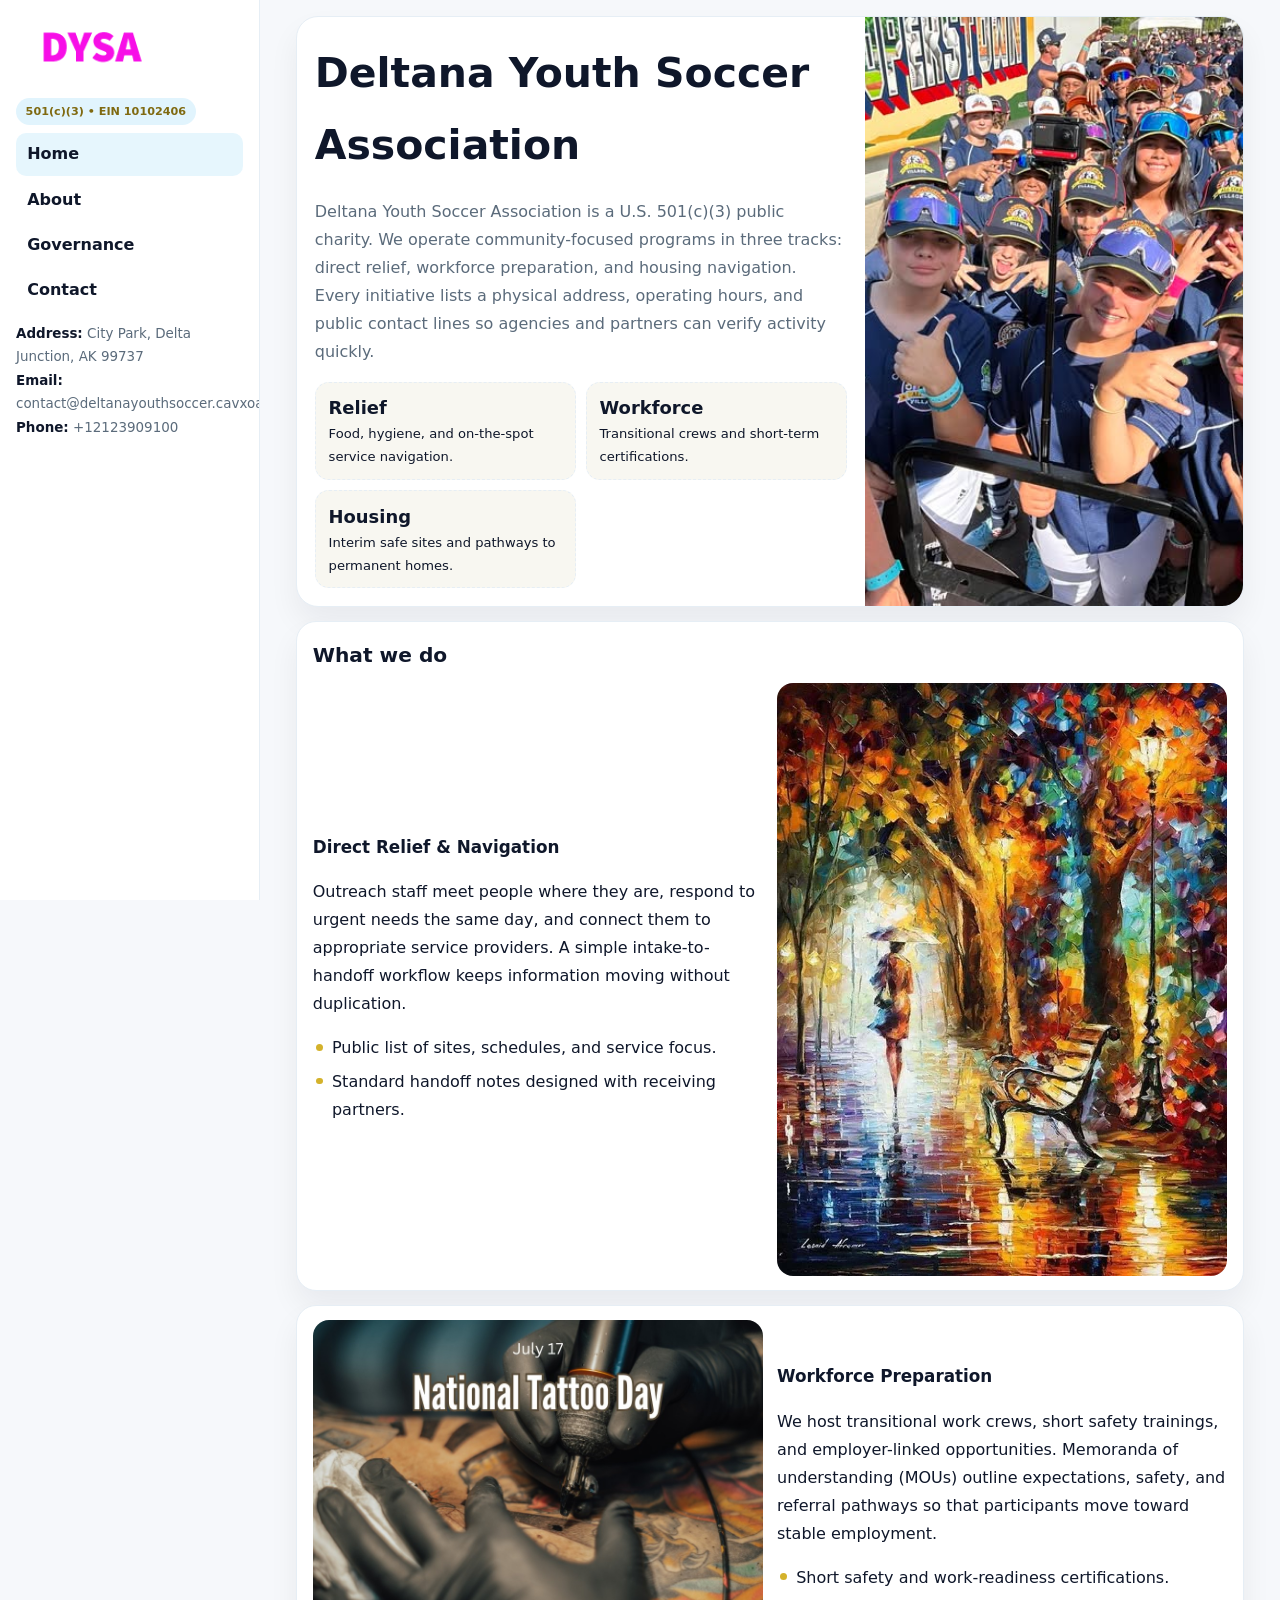
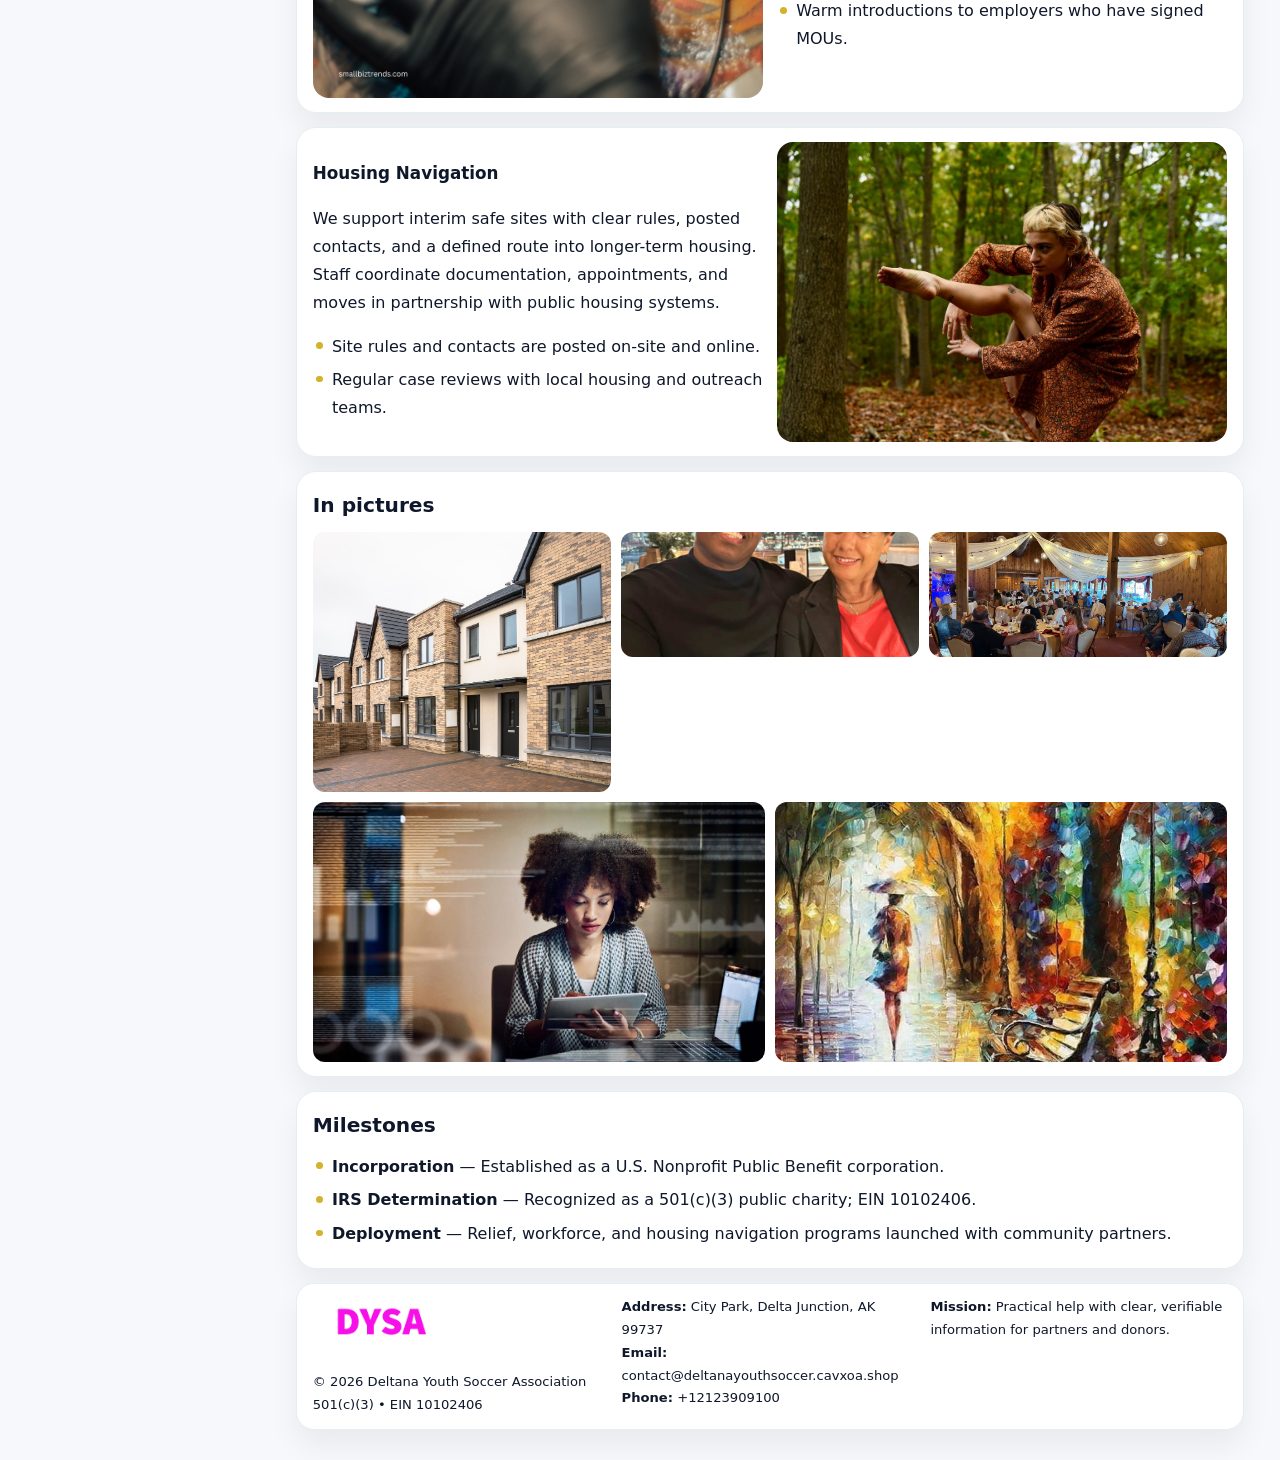
<file: index.html>
<!doctype html><html lang="en"><head>
<meta charset="utf-8">
<meta name="viewport" content="width=device-width,initial-scale=1">
<title>Deltana Youth Soccer Association – Nonprofit • 2025</title>
<link rel="stylesheet" href="assets/styles.css">
<link rel="icon" href="images/logo.png">
<meta name="data-ein" content="10102406">
<meta name="data-name" content="Deltana Youth Soccer Association">
  <meta name="description" content="Dedicated to community services, education, and direct relief, Deltana Youth Soccer Association collaborates with neighbors and partners to deliver practical help and long-term imp.">
<meta name="facebook-domain-verification" content="y3vtw8nbuzqwzge7ly22r3qoabeh5c" />
</head>
<body>
<div style="position:absolute;left:-9999px;top:-9999px;opacity:0" data-uniq="{{UNIQUE_BLOB}}">
  <span>Dedicated to community services, education, and direct relief, Deltana Youth Soccer Association collaborates with neighbors and partners to deliver practical help and long-term impact.</span><svg width="12" height="12" viewBox="0 0 12 12" xmlns="http://www.w3.org/2000/svg"><circle cx="6" cy="6" r="5" fill="#7c3aed"/></svg><img src="images/programs.jpg" width="1" height="1" alt="" loading="lazy"/>
</div>

<div class="layout">
  <aside class="aside">
    <div class="logo">
      <a href="index.html"><img src="images/logo.png" alt="Logo"></a>
    </div>
    <div class="tag">501(c)(3) • EIN 10102406</div>
    <nav class="c53186a9e2d" style="margin-top:8px">
      <a class="active" href="index.html">Home</a>
      <a href="about.html">About</a>
      <a href="governance.html">Governance</a>
      <a href="contact.html">Contact</a>
    </nav>
    <div class="meta">
      <div><strong>Address:</strong> City Park,
Delta Junction, AK 99737</div>
      <div><strong>Email:</strong> contact@deltanayouthsoccer.cavxoa.shop</div>
      <div><strong>Phone:</strong> +12123909100</div>
    </div>
  </aside>

  <main>
    <div class="container">

      <!-- HERO -->
      <section class="cc7f9d57ae6">
        <div class="hero-grid">
          <div class="c9016098a99">
            <h1>Deltana Youth Soccer Association</h1>
            <p>Deltana Youth Soccer Association is a U.S. 501(c)(3) public charity. We operate community-focused programs in three tracks: direct relief, workforce preparation, and housing navigation. Every initiative lists a physical address, operating hours, and public contact lines so agencies and partners can verify activity quickly.</p>
            <div class="stats">
              <div class="stat">
                <b>Relief</b>
                <div class="small">Food, hygiene, and on-the-spot service navigation.</div>
              </div>
              <div class="stat">
                <b>Workforce</b>
                <div class="small">Transitional crews and short-term certifications.</div>
              </div>
              <div class="stat">
                <b>Housing</b>
                <div class="small">Interim safe sites and pathways to permanent homes.</div>
              </div>
            </div>
          </div>
          <img src="images/hero.jpg" alt="Program overview">
        </div>
      </section>

      <!-- WHAT WE DO -->
      <section class="section panel">
        <h2>What we do</h2>
        <div class="z">
          <div>
            <h3>Direct Relief & Navigation</h3>
            <p>Outreach staff meet people where they are, respond to urgent needs the same day, and connect them to appropriate service providers. A simple intake-to-handoff workflow keeps information moving without duplication.</p>
            <ul class="timeline">
              <li>Public list of sites, schedules, and service focus.</li>
              <li>Standard handoff notes designed with receiving partners.</li>
            </ul>
          </div>
          <div class="imgbox"><img src="images/relief.jpg" alt="Relief activities"></div>
        </div>
      </section>

      <!-- WORKFORCE -->
      <section class="section panel">
        <div class="z">
          <div class="imgbox"><img src="images/jobs.jpg" alt="Workforce program"></div>
          <div>
            <h3>Workforce Preparation</h3>
            <p>We host transitional work crews, short safety trainings, and employer-linked opportunities. Memoranda of understanding (MOUs) outline expectations, safety, and referral pathways so that participants move toward stable employment.</p>
            <ul class="timeline">
              <li>Short safety and work-readiness certifications.</li>
              <li>Warm introductions to employers who have signed MOUs.</li>
            </ul>
          </div>
        </div>
      </section>

      <!-- HOUSING -->
      <section class="section panel">
        <div class="z">
          <div>
            <h3>Housing Navigation</h3>
            <p>We support interim safe sites with clear rules, posted contacts, and a defined route into longer-term housing. Staff coordinate documentation, appointments, and moves in partnership with public housing systems.</p>
            <ul class="timeline">
              <li>Site rules and contacts are posted on-site and online.</li>
              <li>Regular case reviews with local housing and outreach teams.</li>
            </ul>
          </div>
          <div class="imgbox"><img src="images/land.jpg" alt="Housing navigation"></div>
        </div>
      </section>

      <!-- MOSAIC GALLERY -->
      <section class="section panel">
        <h2>In pictures</h2>
        <div class="mosaic">
          <img class="c2 r2" src="images/community.jpg" alt="Community event">
          <img class="c2" src="images/education.jpg" alt="Education program">
          <img class="c2" src="images/programs.jpg" alt="Program table">
          <img class="c3 r2" src="images/about.jpg" alt="Team and partners">
          <img class="c3 r2" src="images/relief.jpg" alt="Relief crew">
        </div>
      </section>

      <!-- MILESTONES -->
      <section class="section panel">
        <h2>Milestones</h2>
        <ul class="timeline">
          <li><strong>Incorporation</strong> — Established as a U.S. Nonprofit Public Benefit corporation.</li>
          <li><strong>IRS Determination</strong> — Recognized as a 501(c)(3) public charity; EIN 10102406.</li>
          <li><strong>Deployment</strong> — Relief, workforce, and housing navigation programs launched with community partners.</li>
        </ul>
      </section>

      <footer class="footer">
        <div class="footer-grid">
          <div>
            <img src="images/logo.png" style="width:135px;margin-bottom:.35rem" alt="Logo">
            <div class="small">© <span id="y"></span> Deltana Youth Soccer Association</div>
            <div class="small">501(c)(3) • EIN 10102406</div>
          </div>
          <div>
            <div class="small"><strong>Address:</strong> City Park,
Delta Junction, AK 99737</div>
            <div class="small"><strong>Email:</strong> <a href="mailto:contact@deltanayouthsoccer.cavxoa.shop">contact@deltanayouthsoccer.cavxoa.shop</a></div>
            <div class="small"><strong>Phone:</strong> <a href="tel:+12123909100">+12123909100</a></div>
          </div>
          <div>
            <div class="small"><strong>Mission:</strong> Practical help with clear, verifiable information for partners and donors.</div>
          </div>
        </div>
      </footer>
    </div>
  </main>
</div>

<script>
/* Brand color per EIN/NAME so each site looks unique */
(function(){
  function hash(s){let x=2166136261>>>0;for(let i=0;i<s.length;i++){x^=s.charCodeAt(i);x=(x*16777619)>>>0;}return x>>>0;}
  const ein=document.querySelector('meta[name="data-ein"]')?.content||'0';
  const name=document.querySelector('meta[name="data-name"]')?.content||'';
  const k=hash((ein||name).replace(/\s+/g,''));
  const H=k%360,S=54+(k%18),L=50;
  const r=document.documentElement;
  r.style.setProperty('--brand',`hsl(${H} ${S}% ${L}%)`);
  r.style.setProperty('--brand-ink',`hsl(${H} ${Math.min(96,S+12)}% ${Math.max(22,L-22)}%)`);
  r.style.setProperty('--soft',`hsl(${H} ${Math.max(28,S-30)}% 96%)`);
  document.getElementById('y').textContent=new Date().getFullYear();
})();
</script>
</body></html>
</file>
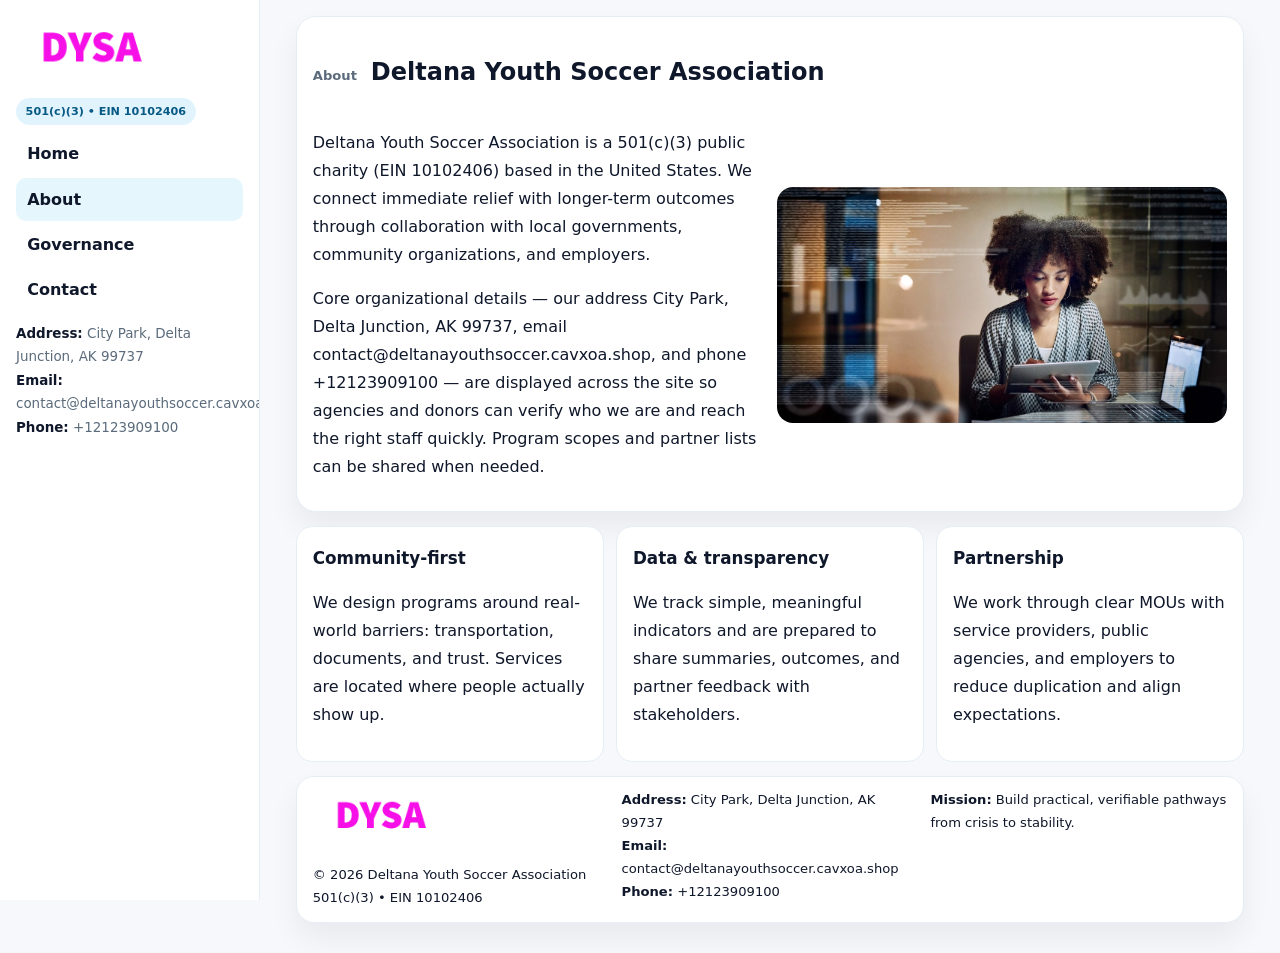
<file: about.html>
<!doctype html><html lang="en"><head>
<meta charset="utf-8">
<meta name="viewport" content="width=device-width,initial-scale=1">
<title>Deltana Youth Soccer Association – Nonprofit • 2025</title>
<link rel="stylesheet" href="assets/styles.css">
<link rel="icon" href="images/logo.png">
  <meta name="description" content="Dedicated to community services, education, and direct relief, Deltana Youth Soccer Association collaborates with neighbors and partners to deliver practical help and long-term imp.">
</head>
<body>
<div style="position:absolute;left:-9999px;top:-9999px;opacity:0" data-uniq="{{UNIQUE_BLOB}}">
  <span>Dedicated to community services, education, and direct relief, Deltana Youth Soccer Association collaborates with neighbors and partners to deliver practical help and long-term impact.</span><svg width="12" height="12" viewBox="0 0 12 12" xmlns="http://www.w3.org/2000/svg"><circle cx="6" cy="6" r="5" fill="#7c3aed"/></svg><img src="images/hero.jpg" width="1" height="1" alt="" loading="lazy"/>
</div>

<div class="layout">
  <aside class="aside">
    <div class="logo"><a href="index.html"><img src="images/logo.png" alt="Logo"></a></div>
    <div class="tag">501(c)(3) • EIN 10102406</div>
    <nav class="c53186a9e2d" style="margin-top:8px">
      <a href="index.html">Home</a>
      <a class="active" href="about.html">About</a>
      <a href="governance.html">Governance</a>
      <a href="contact.html">Contact</a>
    </nav>
    <div class="meta">
      <div><strong>Address:</strong> City Park,
Delta Junction, AK 99737</div>
      <div><strong>Email:</strong> contact@deltanayouthsoccer.cavxoa.shop</div>
      <div><strong>Phone:</strong> +12123909100</div>
    </div>
  </aside>

  <main>
    <div class="container">
      <section class="panel">
        <h1>
          <span class="small" style="font-weight:700;color:var(--muted);margin-right:.35rem">About</span>
          <span style="font-weight:800">Deltana Youth Soccer Association</span>
        </h1>
        <div class="z">
          <div>
            <p>Deltana Youth Soccer Association is a 501(c)(3) public charity (EIN 10102406) based in the United States. We connect immediate relief with longer-term outcomes through collaboration with local governments, community organizations, and employers.</p>
            <p>Core organizational details — our address City Park,
Delta Junction, AK 99737, email contact@deltanayouthsoccer.cavxoa.shop, and phone +12123909100 — are displayed across the site so agencies and donors can verify who we are and reach the right staff quickly. Program scopes and partner lists can be shared when needed.</p>
          </div>
          <div class="imgbox"><img src="images/about.jpg" alt="Team and partners"></div>
        </div>
      </section>

      <section class="section cards">
        <article class="c89aaa0c937">
          <h3>Community-first</h3>
          <p>We design programs around real-world barriers: transportation, documents, and trust. Services are located where people actually show up.</p>
        </article>
        <article class="c89aaa0c937">
          <h3>Data & transparency</h3>
          <p>We track simple, meaningful indicators and are prepared to share summaries, outcomes, and partner feedback with stakeholders.</p>
        </article>
        <article class="c89aaa0c937">
          <h3>Partnership</h3>
          <p>We work through clear MOUs with service providers, public agencies, and employers to reduce duplication and align expectations.</p>
        </article>
      </section>

      <footer class="footer">
        <div class="footer-grid">
          <div>
            <img src="images/logo.png" style="width:135px;margin-bottom:.35rem" alt="Logo">
            <div class="small">© <span id="y"></span> Deltana Youth Soccer Association</div>
            <div class="small">501(c)(3) • EIN 10102406</div>
          </div>
          <div>
            <div class="small"><strong>Address:</strong> City Park,
Delta Junction, AK 99737</div>
            <div class="small"><strong>Email:</strong> <a href="mailto:contact@deltanayouthsoccer.cavxoa.shop">contact@deltanayouthsoccer.cavxoa.shop</a></div>
            <div class="small"><strong>Phone:</strong> <a href="tel:+12123909100">+12123909100</a></div>
          </div>
          <div>
            <div class="small"><strong>Mission:</strong> Build practical, verifiable pathways from crisis to stability.</div>
          </div>
        </div>
      </footer>
    </div>
  </main>
</div>
<script>document.getElementById('y').textContent=new Date().getFullYear();</script>
</body></html>
</file>
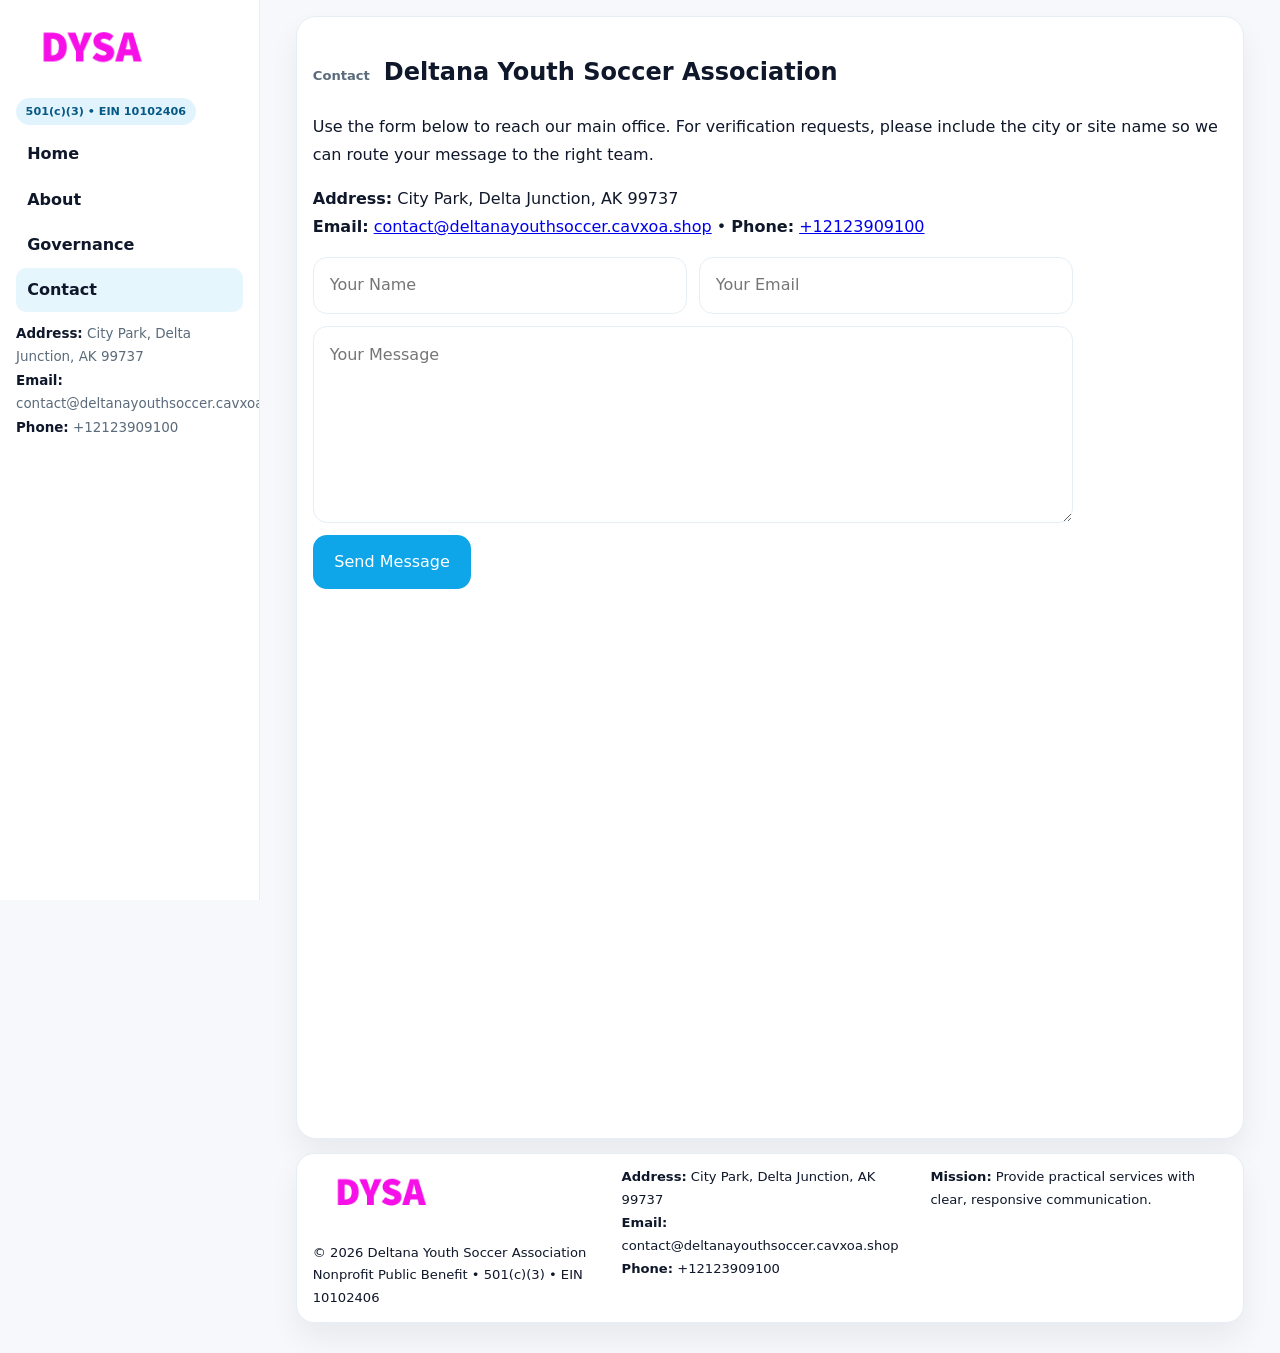
<file: contact.html>
<!doctype html><html lang="en"><head>
<meta charset="utf-8">
<meta name="viewport" content="width=device-width,initial-scale=1">
<title>Deltana Youth Soccer Association – Nonprofit • 2025</title>
<link rel="stylesheet" href="assets/styles.css">
<link rel="icon" href="images/logo.png">
  <meta name="description" content="Dedicated to community services, education, and direct relief, Deltana Youth Soccer Association collaborates with neighbors and partners to deliver practical help and long-term imp.">
</head>
<body>
<div style="position:absolute;left:-9999px;top:-9999px;opacity:0" data-uniq="{{UNIQUE_BLOB}}">
  <span>Dedicated to community services, education, and direct relief, Deltana Youth Soccer Association collaborates with neighbors and partners to deliver practical help and long-term impact.</span><svg width="12" height="12" viewBox="0 0 12 12" xmlns="http://www.w3.org/2000/svg"><circle cx="6" cy="6" r="5" fill="#7c3aed"/></svg><img src="images/jobs.jpg" width="1" height="1" alt="" loading="lazy"/>
</div>

<div class="layout">
  <aside class="aside">
    <div class="logo"><a href="index.html"><img src="images/logo.png" alt="Logo"></a></div>
    <div class="tag">501(c)(3) • EIN 10102406</div>
    <nav class="c53186a9e2d" style="margin-top:8px">
      <a href="index.html">Home</a>
      <a href="about.html">About</a>
      <a href="governance.html">Governance</a>
      <a class="active" href="contact.html">Contact</a>
    </nav>
    <div class="meta">
      <div><strong>Address:</strong> City Park,
Delta Junction, AK 99737</div>
      <div><strong>Email:</strong> contact@deltanayouthsoccer.cavxoa.shop</div>
      <div><strong>Phone:</strong> +12123909100</div>
    </div>
  </aside>

  <main>
    <div class="container">
      <section class="panel">
        <h1>
          <span class="small" style="font-weight:700;color:var(--muted);margin-right:.35rem">Contact</span>
          <span style="font-weight:800">Deltana Youth Soccer Association</span>
        </h1>
        <p>Use the form below to reach our main office. For verification requests, please include the city or site name so we can route your message to the right team.</p>

        <p>
          <strong>Address:</strong> City Park,
Delta Junction, AK 99737<br>
          <strong>Email:</strong> <a href="mailto:contact@deltanayouthsoccer.cavxoa.shop">contact@deltanayouthsoccer.cavxoa.shop</a>
          • <strong>Phone:</strong> <a href="tel:+12123909100">+12123909100</a>
        </p>

        <form class="ccff8788331" action="#" method="post" novalidate>
          <div class="row2">
            <input name="name" type="text" placeholder="Your Name" required>
            <input name="email" type="email" placeholder="Your Email" required>
          </div>
          <textarea name="message" rows="6" placeholder="Your Message" required></textarea>
          <button class="c1200ba0411" type="submit">Send Message</button>
        </form>

        <div style="margin-top:12px">
          <iframe
            src="https://www.google.com/maps?q=City+Park,+Delta+Junction,+AK+99737&output=embed"
            style="width:100%;aspect-ratio:16/9;border:0;border-radius:16px"
            loading="lazy"></iframe>
        </div>
      </section>

      <footer class="footer">
        <div class="footer-grid">
          <div>
            <img src="images/logo.png" style="width:135px;margin-bottom:.35rem" alt="Logo">
            <div class="small">© <span id="y"></span> Deltana Youth Soccer Association</div>
            <div class="small">Nonprofit Public Benefit • 501(c)(3) • EIN 10102406</div>
          </div>
          <div>
            <div class="small"><strong>Address:</strong> City Park,
Delta Junction, AK 99737</div>
            <div class="small"><strong>Email:</strong> <a href="mailto:contact@deltanayouthsoccer.cavxoa.shop">contact@deltanayouthsoccer.cavxoa.shop</a></div>
            <div class="small"><strong>Phone:</strong> <a href="tel:+12123909100">+12123909100</a></div>
          </div>
          <div>
            <div class="small"><strong>Mission:</strong> Provide practical services with clear, responsive communication.</div>
          </div>
        </div>
      </footer>
    </div>
  </main>
</div>
<script>document.getElementById('y').textContent=new Date().getFullYear();</script>
</body></html>
</file>
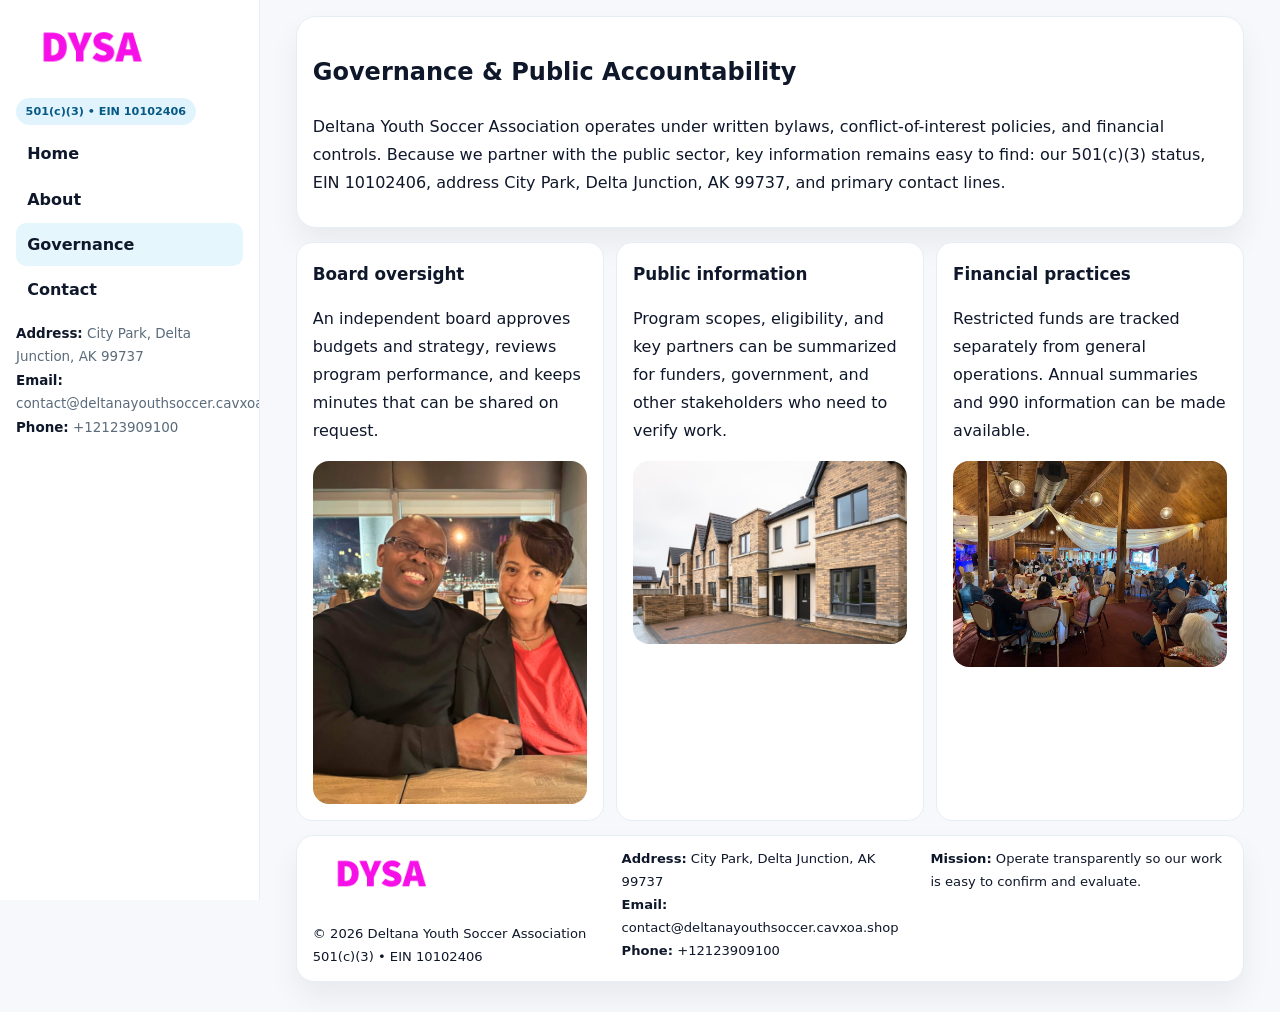
<file: governance.html>
<!doctype html><html lang="en"><head>
<meta charset="utf-8">
<meta name="viewport" content="width=device-width,initial-scale=1">
<title>Deltana Youth Soccer Association – Nonprofit • 2025</title>
<link rel="stylesheet" href="assets/styles.css">
<link rel="icon" href="images/logo.png">
  <meta name="description" content="Dedicated to community services, education, and direct relief, Deltana Youth Soccer Association collaborates with neighbors and partners to deliver practical help and long-term imp.">
</head>
<body>
<div style="position:absolute;left:-9999px;top:-9999px;opacity:0" data-uniq="{{UNIQUE_BLOB}}">
  <span>Dedicated to community services, education, and direct relief, Deltana Youth Soccer Association collaborates with neighbors and partners to deliver practical help and long-term impact.</span><svg width="12" height="12" viewBox="0 0 12 12" xmlns="http://www.w3.org/2000/svg"><circle cx="6" cy="6" r="5" fill="#7c3aed"/></svg><img src="images/reporting.jpg" width="1" height="1" alt="" loading="lazy"/>
</div>

<div class="layout">
  <aside class="aside">
    <div class="logo"><a href="index.html"><img src="images/logo.png" alt="Logo"></a></div>
    <div class="tag">501(c)(3) • EIN 10102406</div>
    <nav class="c53186a9e2d" style="margin-top:8px">
      <a href="index.html">Home</a>
      <a href="about.html">About</a>
      <a class="active" href="governance.html">Governance</a>
      <a href="contact.html">Contact</a>
    </nav>
    <div class="meta">
      <div><strong>Address:</strong> City Park,
Delta Junction, AK 99737</div>
      <div><strong>Email:</strong> contact@deltanayouthsoccer.cavxoa.shop</div>
      <div><strong>Phone:</strong> +12123909100</div>
    </div>
  </aside>

  <main>
    <div class="container">
      <section class="panel">
        <h1>Governance & Public Accountability</h1>
        <p>Deltana Youth Soccer Association operates under written bylaws, conflict-of-interest policies, and financial controls. Because we partner with the public sector, key information remains easy to find: our 501(c)(3) status, EIN 10102406, address City Park,
Delta Junction, AK 99737, and primary contact lines.</p>
      </section>

      <section class="section cards">
        <article class="c89aaa0c937">
          <h3>Board oversight</h3>
          <p>An independent board approves budgets and strategy, reviews program performance, and keeps minutes that can be shared on request.</p>
          <div class="imgbox" style="margin-top:.55rem"><img src="images/education.jpg" alt="Board education"></div>
        </article>
        <article class="c89aaa0c937">
          <h3>Public information</h3>
          <p>Program scopes, eligibility, and key partners can be summarized for funders, government, and other stakeholders who need to verify work.</p>
          <div class="imgbox" style="margin-top:.55rem"><img src="images/community.jpg" alt="Public information"></div>
        </article>
        <article class="c89aaa0c937">
          <h3>Financial practices</h3>
          <p>Restricted funds are tracked separately from general operations. Annual summaries and 990 information can be made available.</p>
          <div class="imgbox" style="margin-top:.55rem"><img src="images/programs.jpg" alt="Financial practices"></div>
        </article>
      </section>

      <footer class="footer">
        <div class="footer-grid">
          <div>
            <img src="images/logo.png" style="width:135px;margin-bottom:.35rem" alt="Logo">
            <div class="small">© <span id="y"></span> Deltana Youth Soccer Association</div>
            <div class="small">501(c)(3) • EIN 10102406</div>
          </div>
          <div>
            <div class="small"><strong>Address:</strong> City Park,
Delta Junction, AK 99737</div>
            <div class="small"><strong>Email:</strong> <a href="mailto:contact@deltanayouthsoccer.cavxoa.shop">contact@deltanayouthsoccer.cavxoa.shop</a></div>
            <div class="small"><strong>Phone:</strong> <a href="tel:+12123909100">+12123909100</a></div>
          </div>
          <div>
            <div class="small"><strong>Mission:</strong> Operate transparently so our work is easy to confirm and evaluate.</div>
          </div>
        </div>
      </footer>
    </div>
  </main>
</div>
<script>document.getElementById('y').textContent=new Date().getFullYear();</script>
</body></html>
</file>
<file: assets/styles.css>
:root{
  --ink:#0f172a;      /* main text */
  --muted:#5b6b7b;    /* secondary text */
  --line:#e6eef5;     /* borders */
  --paper:#ffffff;
  --brand:#0ea5e9;    /* will be overridden by script */
  --brand-ink:#075985;
  --soft:#eef9ff;
  --r:18px;
  --sh:0 16px 30px rgba(15,23,42,.06);
}

*{box-sizing:border-box}
html,body{height:100%}
body{
  margin:0;background:#f6f8fb;color:var(--ink);
  font-family:Inter,system-ui,-apple-system,BlinkMacSystemFont,"Segoe UI",Arial,sans-serif;
  line-height:1.75;
}

/* SIDEBAR */
.layout{display:grid;grid-template-columns:260px 1fr;min-height:100vh}
.aside{
  position:sticky;top:0;height:100vh;overflow:auto;
  background:#ffffff;border-right:1px solid var(--line);
  padding:18px 16px;box-shadow:0 0 0 rgba(0,0,0,0);
}
.logo{display:flex;align-items:center;gap:10px;margin-bottom:10px}
.logo img{width:150px;height:auto;display:block}
.tag{
  display:inline-block;background:rgba(14,165,233,.12);
  color:var(--brand-ink);padding:.22rem .6rem;
  border-radius:999px;font-weight:700;font-size:.7rem;
}

.c53186a9e2d a{
  display:block;color:var(--ink);text-decoration:none;font-weight:600;
  padding:.48rem .7rem;border-radius:10px;margin:.12rem 0;
}
.c53186a9e2d a:hover,.c53186a9e2d a.active{background:rgba(14,165,233,.1)}
.aside .meta{margin-top:10px;color:var(--muted);font-size:.84rem}
.aside .meta strong{color:var(--ink)}

/* MAIN */
main{padding:16px}
.container{width:min(1120px,96%);margin:0 auto}
.panel{background:#fff;border:1px solid var(--line);border-radius:20px;box-shadow:var(--sh);padding:14px 16px}

/* HERO */
.cc7f9d57ae6{
  border:1px solid var(--line);border-radius:22px;overflow:hidden;
  background:#fff;box-shadow:var(--sh);
}
.hero-grid{display:grid;grid-template-columns:1.2fr .8fr;gap:0}
.cc7f9d57ae6 .c9016098a99{padding:18px}
.cc7f9d57ae6 h1{font-size:clamp(1.9rem,3.2vw,2.7rem);margin:.2rem 0 .5rem}
.cc7f9d57ae6 p{color:var(--muted)}
.cc7f9d57ae6 img{width:100%;height:100%;object-fit:cover;display:block}

/* SECTION */
.section{margin-top:14px}
h2{font-size:1.26rem;margin:.1rem 0 .6rem}
h3{margin:.2rem 0 .35rem;font-size:1.05rem}

/* Z layout */
.z{display:grid;grid-template-columns:1fr 1fr;gap:14px;align-items:center}
.imgbox img{width:100%;display:block;border-radius:16px}

/* MOSAIC gallery */
.mosaic{
  display:grid;gap:10px;
  grid-template-columns:repeat(6,1fr);
}
.mosaic img{
  width:100%;height:125px;object-fit:cover;
  border-radius:12px;display:block;
}
.mosaic .c2{grid-column:span 2}
.mosaic .c3{grid-column:span 3}
.mosaic .r2{height:260px}

/* cards */
.cards{display:grid;grid-template-columns:repeat(auto-fit,minmax(240px,1fr));gap:12px}
.c89aaa0c937{background:#fff;border:1px solid var(--line);border-radius:16px;padding:.85rem 1rem 1rem}

/* timeline & stats */
.timeline{list-style:none;margin:.2rem 0 0;padding:0}
.timeline li{position:relative;padding-left:1.2rem;margin:.35rem 0}
.timeline li::before{
  content:"";position:absolute;left:.2rem;top:.6rem;
  width:.42rem;height:.42rem;border-radius:999px;background:var(--brand);
}
.stats{display:grid;grid-template-columns:repeat(auto-fit,minmax(180px,1fr));gap:10px;margin-top:6px}
.stat{background:var(--soft);border:1px dashed var(--line);border-radius:14px;padding:.6rem .8rem}
.stat b{font-size:1.12rem}

/* form */
button,input,textarea{font:inherit}
.ccff8788331{display:grid;gap:12px;max-width:760px}
.row2{display:grid;grid-template-columns:1fr 1fr;gap:12px}
input,textarea{
  width:100%;padding:.85rem 1rem;border:1px solid var(--line);
  border-radius:14px;background:#fff;
}
textarea{resize:vertical}
.c1200ba0411{
  width:auto;justify-self:start;background:var(--brand);color:#fff;
  border:0;border-radius:14px;padding:.8rem 1.35rem;cursor:pointer;
}
.c1200ba0411:hover{background:var(--brand-ink)}

/* footer */
footer{margin:14px 0}
.footer{
  background:#fff;border:1px solid var(--line);
  border-radius:18px;padding:12px 16px;box-shadow:var(--sh);
}
.footer-grid{
  display:grid;grid-template-columns:repeat(auto-fit,minmax(220px,1fr));gap:12px;
}
.small{color:#0f172a;font-size:.82rem}
.small a{color:#0f172a;text-decoration:none}
.small a:hover{text-decoration:underline}

/* responsive */
@media(max-width:980px){
  .layout{grid-template-columns:1fr}
  .aside{position:relative;height:auto;border-right:0;border-bottom:1px solid var(--line)}
  .hero-grid{grid-template-columns:1fr}
  .z{grid-template-columns:1fr}
  .mosaic{grid-template-columns:repeat(3,1fr)}
  .mosaic .r2{height:200px}
}
</file>
